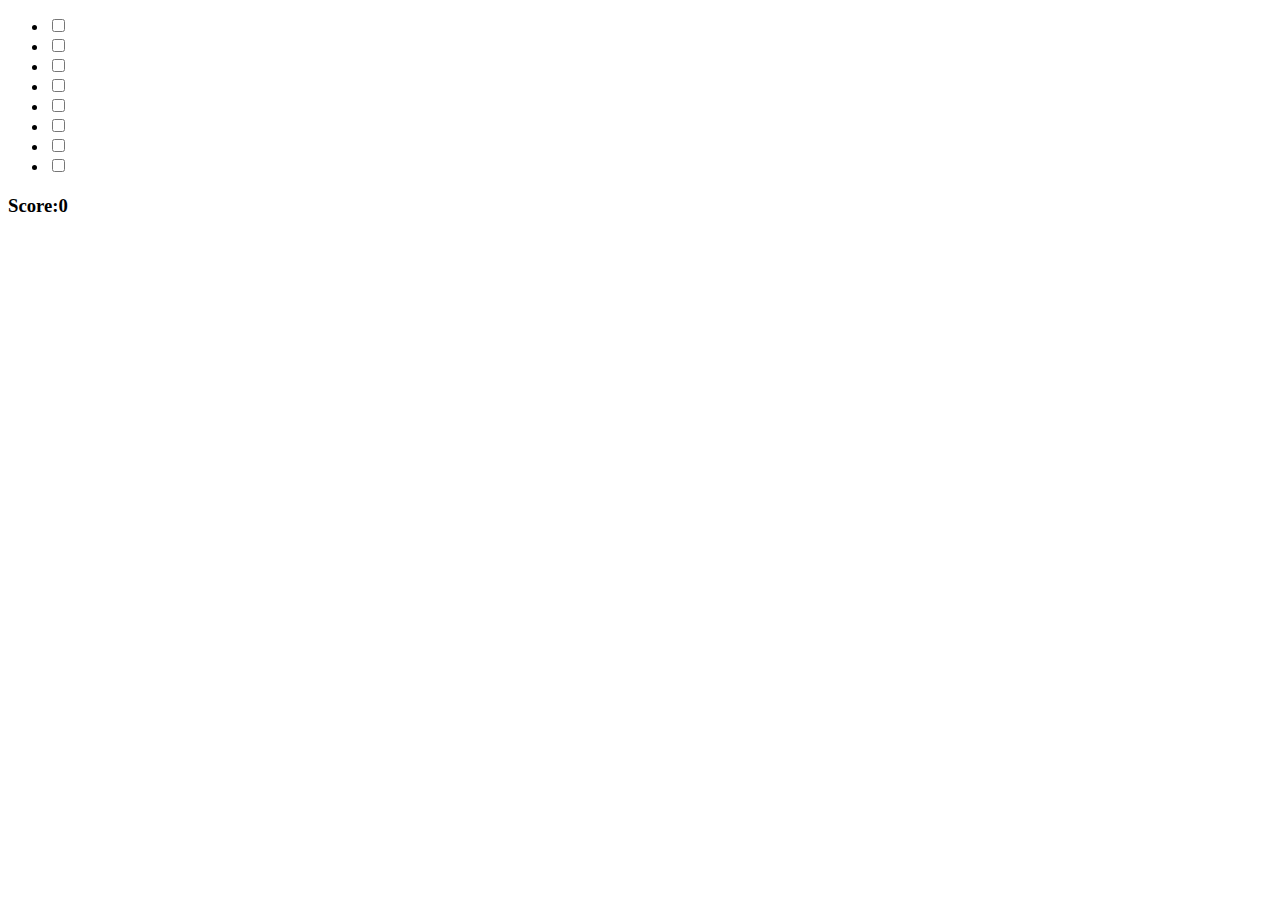
<file: index.html>
<!DOCTYPE html>
<html lang="en">

<head>
    <meta charset="UTF-8">
    <meta http-equiv="X-UA-Compatible" content="IE=edge">
    <meta name="viewport" content="width=device-width, initial-scale=1.0">
    <link rel="stylesheet" href="css/style.css">
    <title>Curso-de-animaciones-con-css</title>
</head>

<body>
    <ul>
        <li>
            <input type="checkbox">
            <div class="shield"></div>
        </li>
        <li>
            <input type="checkbox">
            <div class="shield"></div>
        </li>
        <li>
            <input type="checkbox">
            <div class="shield"></div>
        </li>
        <li>
            <input type="checkbox">
            <div class="shield"></div>
        </li>
        <li>
            <input type="checkbox">
            <div class="shield"></div>
        </li>
        <li>
            <input type="checkbox">
            <div class="shield"></div>
        </li>
        <li>
            <input type="checkbox">
            <div class="shield"></div>
        </li>
        <li>
            <input type="checkbox">
            <div class="shield"></div>
        </li>
    </ul>
    <h3 class="Total-count">Score:</h3>
</body>

</html>
</file>
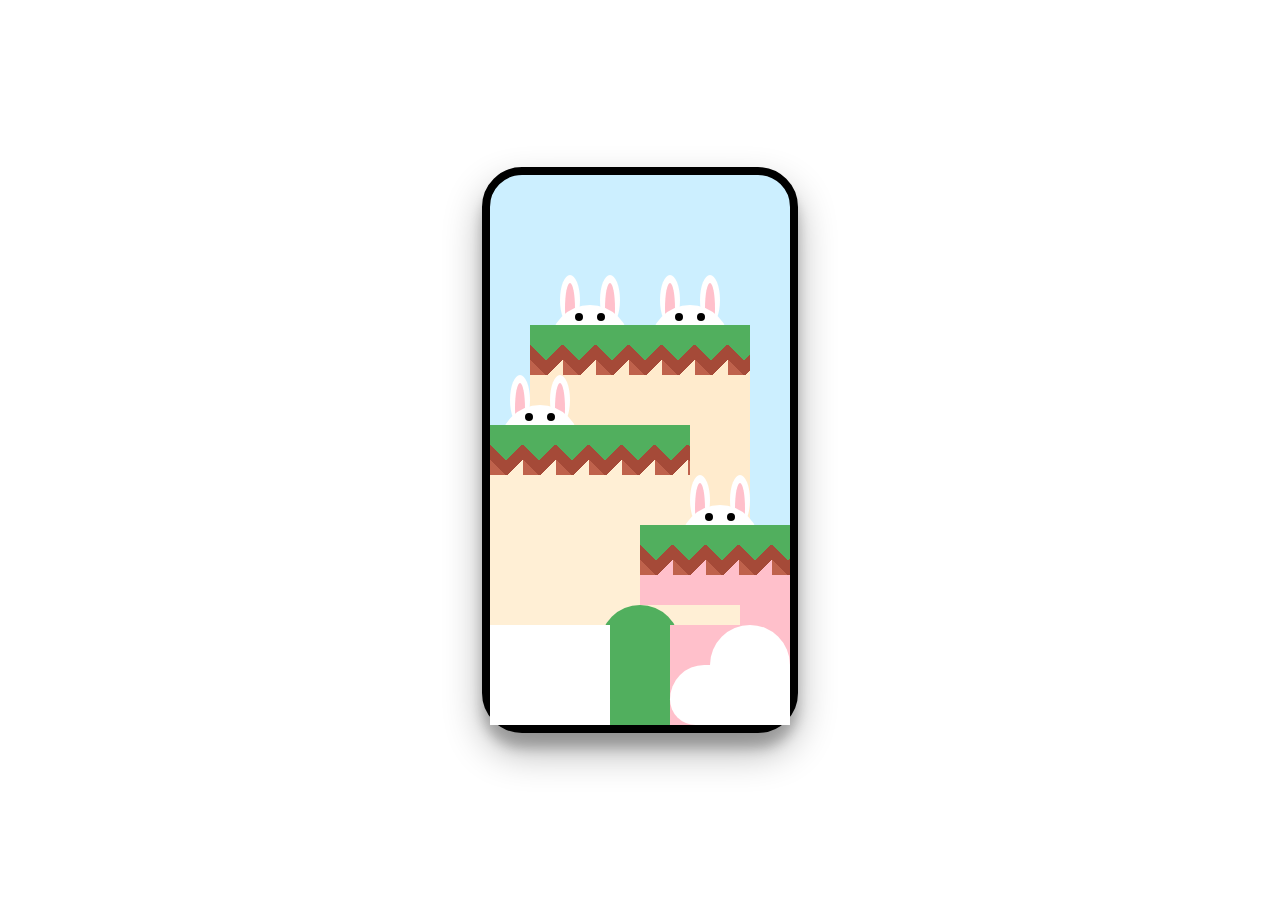
<file: paso-1.html>
<!DOCTYPE html>
<html lang="en">

<head>
    <meta charset="UTF-8">
    <meta http-equiv="X-UA-Compatible" content="IE=edge">
    <meta name="viewport" content="width=device-width, initial-scale=1.0">
    <link rel="stylesheet" href="css/paso-1.css">
    <title>Contexto</title>
</head>

<body>
    <div class="phone">
        <div class="layer-1">
            <div class="lef-ear--outer"></div>
            <div class="lef-ear--inner"></div>
            <div class="right-ear--outer"></div>
            <div class="right-ear--inner"></div>
            <div class="head">
                <div class="head__eye head__eye--left"></div>
                <div class="head__eye head__eye--right"></div>
            </div>
        </div>
        <div class="layer-2">
            <div class="lef-ear--outer"></div>
            <div class="lef-ear--inner"></div>
            <div class="right-ear--outer"></div>
            <div class="right-ear--inner"></div>
            <div class="head">
                <div class="head__eye head__eye--left"></div>
                <div class="head__eye head__eye--right"></div>
            </div>
        </div>
        <div class="layer-3">
            <div class="lawn"></div>
            <div class="land"></div>
        </div>
        <div class="layer-4">
            <div class="lef-ear--outer"></div>
            <div class="lef-ear--inner"></div>
            <div class="right-ear--outer"></div>
            <div class="right-ear--inner"></div>
            <div class="head">
                <div class="head__eye head__eye--left"></div>
                <div class="head__eye head__eye--right"></div>
            </div>
        </div>
        <div class="layer-5">
            <div class="lawn"></div>
            <div class="land"></div>
        </div>
        <div class="layer-6">
            <div class="lef-ear--outer"></div>
            <div class="lef-ear--inner"></div>
            <div class="right-ear--outer"></div>
            <div class="right-ear--inner"></div>
            <div class="head">
                <div class="head__eye head__eye--left"></div>
                <div class="head__eye head__eye--right"></div>
            </div>
        </div>
        <div class="layer-7">
            <div class="lawn"></div>
            <div class="land"></div>
        </div>
        <div class="layer-8">
            <div class="layer-8__left-lawn"></div>
            <div class="layer-8__center-lawn"></div>
            <div class="layer-8__right-lawn"></div>
        </div>

        <div class="layer-9">
            <div class="layer-9__left-cloud"></div>
            <div class="layer-9__right-cloud"></div>
        </div>

        <div class="layer-10">
            <div class="layer-10__left-cloud"></div>
            <div class="layer-10__right-cloud"></div>
        </div>
    </div>
</body>

</html>
</file>
<file: css/paso-1.css>
:root {
  --dark-brown: #a54a38;
  --light-brown: #bf624c;
  --dark-green: #51af5e;
  --light-green: #51af5e;
  --shadow: 0 19px 38px rgba(0,0,0,0.30),
            0 15px 12px rgba(0,0,0,0.22);
}

body{
    margin: 0;
    height: 100vh;
    width: 100%;
    display: grid;
    place-items: center;
    
}

.phone {
    position: relative;
    border: 8px solid black;
    border-radius: 40px;
    height: 550px;
    width: 300px;
    background: #CCEFFF;
    box-shadow: 0 19px 38px rgb(0, 0, 0, 0.30),0 15px 12px  rgb(0, 0, 0, 0.22); 
    ;
}

.layer-1{
    position: absolute;
    z-index: 1;
    height: 450px;
    width: 80px;
    /* background: palegoldenrod; */
    bottom: 0;
    right: 60px;
}
.layer-2{
    position: absolute;
    z-index: 2;
    height: 450px;
    width: 80px;
    /* background: white; */
    bottom: 0;
    left: 60px;
}
.layer-3{
    position: absolute;
    z-index: 3;
    left: 0;
    right: 0;
    margin: 0 auto;
    width: 220px;
    height: 400px;
    bottom: 0;
    background: blanchedalmond; 
}
.layer-4{
    position: absolute;
    z-index: 4;
    height: 350px;
    width: 80px;
    /* background: white; */
    bottom: 0;
    left: 10px;
}
.layer-5 {
    background: papayawhip;
    bottom: 0;
    height: 300px;
    position: absolute;
    width: 200px;
    z-index: 5;
  }

  .layer-6 {
    /* background: white; */
    bottom: 0;
    height: 250px;
    position: absolute;
    right: 30px;
    width: 80px;
    z-index: 6;
  }

  .layer-7 {
    background: pink;
    bottom: 0;
    height: 200px;
    position: absolute;
    right: 0;
    width: 150px;
    z-index: 7;
  }

  .layer-8 {
    background: papayawhip;
    bottom: 0;
    height: 120px;
    left: 0;
    margin: 0 auto;
    position: absolute;
    right: 0;
    width: 200px;
    z-index: 8;
  }

  .layer-8__left-lawn {
    background: var(--dark-green);
    border-radius: 40px 40px 0 0;
    bottom: 0;
    display: inline-block;
    height: 70%;
    left: 0;
    position: absolute;
    width: 80px;
  }

  .layer-8__center-lawn {
    background: var(--dark-green);
    border-radius: 40px 40px 0 0;
    bottom: 0;
    display: inline-block;
    height: 100%;
    left: 60px;
    position: absolute;
    width: 80px;
  }

  .layer-8__right-lawn {
    background: var(--dark-green);
    border-radius: 40px 40px 0 0;
    bottom: 0;
    display: inline-block;
    height: 80%;
    left: 130px;
    position: absolute;
    width: 80px;
  }

  .layer-9 {
    background: white;
    bottom: 0;
    height: 100px;
    position: absolute;
    width: 120px;
    z-index: 9;
  }

  .layer-9__left-cloud {
    background: white;
    border-radius: 40px 40px 0 0;
    display: inline-block;
    height: 100%;
    left: 0;
    position: absolute;
    width: 80px;
  }

  .layer-9__right-cloud {
    background: white;
    border-radius: 0 40px 30px 0;
    bottom: 0;
    display: inline-block;
    height: 60%;
    left: 80px;
    position: absolute;
    width: 40px;
  }

  .layer-10 {
    background: pink;
    bottom: 0;
    height: 100px;
    position: absolute;
    right: 0;
    width: 120px;
    z-index: 10;
  }

  .layer-10__left-cloud {
    background: white;
    border-radius: 40px 0 0 30px;
    bottom: 0;
    display: inline-block;
    height: 60%;
    right: 80px;
    position: absolute;
    width: 40px;
  }

  .layer-10__right-cloud {
    background: white;
    border-radius: 40px 40px 0 0;
    display: inline-block;
    height: 100%;
    right: 0px;
    position: absolute;
    width: 80px;
  }





  .lef-ear--outer{
    background: white;
    border-radius: 90%;
    width: 20px;
    height: 50px;
    left: 10px;
    position: absolute;
  }

  .lef-ear--inner{
    background: pink;
    border-radius: 90%;
    width: 10px;
    height: 50px;
    left: 15px;
    position: absolute;
    top: 8px;
  }



  .right-ear--outer{
    background: white;
    border-radius: 90%;
    width: 20px;
    height: 50px;
    right: 10px;
    position: absolute;
  }

  .right-ear--inner{
    background: pink;
    border-radius: 90%;
    width: 10px;
    height: 50px;
    right: 15px;
    position: absolute;
    top: 8px;
  }


  .head {
    background: white;
    border-radius: 50%;
    width: 100%;
    height: 80px;
    left: 0;
    right: 0;
    margin: 0 auto;
    position: absolute;
    top: 30px;
  }

  .head__eye{
    background: black;
    border-radius: 50%;
    width: 8px;
    height: 8px;
    position: absolute;
    top: 8px;
    animation-name: blink;
    animation-duration: 2s;
    animation-iteration-count: infinite;
  }

  @keyframes blink {
    0% {
      height: 8px;
    }
    5%{
      height: 1px;
      transform: translate(0px, 2px);
    }
    10%{
      height: 8px;
      transform: translate(0px, 0px);
    }
  }

  .head__eye--left{
    left: 25px;
  }

  .head__eye--right{
   right: 25px; 
  }

  .lawn {
    background: var(--dark-green);
    height: 20px;
    width: 100%;
  }

  .land {
    background: linear-gradient(135deg, var(--dark-green) 25%, transparent 25%) -50px 0,
                linear-gradient(-135deg, var(--dark-green) 25%, transparent 25%) -50px 0,
                linear-gradient(45deg, var(--light-brown) 25%, transparent 25%),
                linear-gradient(-45deg, transparent 25%, var(--dark-brown) 25%);
    background-size: 33px 30px;
    height: 30px;
    width: 100%;
  }
</file>
<file: css/style.css>
body {
    counter-reset: game;
}

input:checked {
    counter-increment: game;
}


.Total-count::after {
    content: counter(game);
}
</file>
